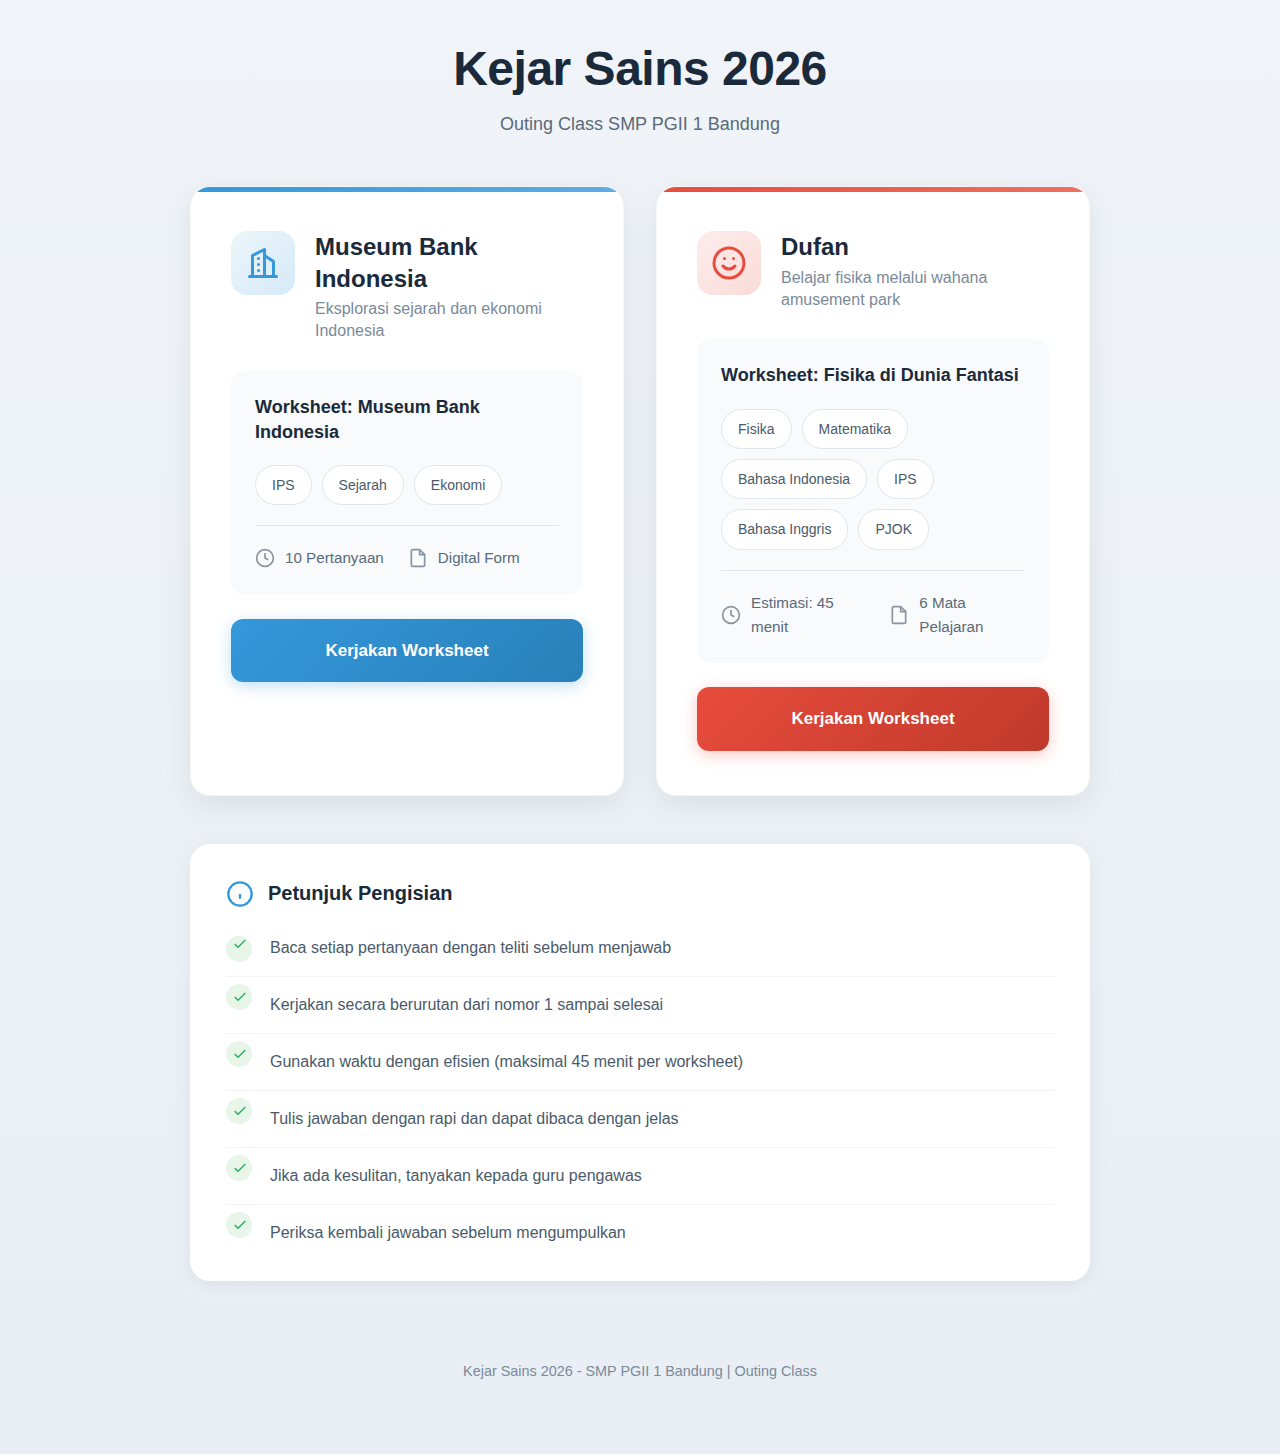
<file: index.html>
<!DOCTYPE html>
<html lang="id">
<head>
    <meta charset="UTF-8">
    <meta name="viewport" content="width=device-width, initial-scale=1.0">
    <title>Kejar Sains 2026 - SMP PGII 1 Bandung - Worksheet Collection</title>
    <style>
        /* ========================================
           MOBILE-FIRST BASE STYLES
           ======================================== */
        * {
            margin: 0;
            padding: 0;
            box-sizing: border-box;
        }

        html {
            font-size: 16px;
            -webkit-text-size-adjust: 100%;
        }

        body {
            font-family: -apple-system, BlinkMacSystemFont, 'Segoe UI', Roboto, 'Helvetica Neue', Arial, sans-serif;
            background: linear-gradient(180deg, #f0f4f8 0%, #e8eef4 100%);
            min-height: 100vh;
            padding: 20px 16px;
            line-height: 1.6;
            color: #2c3e50;
            -webkit-font-smoothing: antialiased;
            -moz-osx-font-smoothing: grayscale;
        }

        .container {
            max-width: 900px;
            margin: 0 auto;
        }

        /* ========================================
           HEADER - MOBILE
           ======================================== */
        header {
            text-align: center;
            margin-bottom: 28px;
            padding: 0 8px;
        }

        .logo {
            font-size: 2rem;
            font-weight: 800;
            color: #1a2a3a;
            margin-bottom: 8px;
            letter-spacing: -0.5px;
            line-height: 1.2;
        }

        .subtitle {
            font-size: 0.95rem;
            color: #5a6a7a;
            font-weight: 400;
        }

        /* ========================================
           CARDS - MOBILE STACKED
           ======================================== */
        .worksheet-grid {
            display: flex;
            flex-direction: column;
            gap: 20px;
            margin-bottom: 32px;
        }

        .location-card {
            background: white;
            border-radius: 16px;
            padding: 24px 20px;
            box-shadow: 0 4px 20px rgba(0, 0, 0, 0.06);
            transition: all 0.25s ease;
            position: relative;
            overflow: hidden;
            border: 1px solid rgba(0, 0, 0, 0.04);
            text-decoration: none;
        }

        .location-card:active {
            transform: scale(0.98);
        }

        .location-card::before {
            content: '';
            position: absolute;
            top: 0;
            left: 0;
            right: 0;
            height: 4px;
        }

        .museum-bi::before {
            background: linear-gradient(90deg, #3498db, #5dade2);
        }

        .dufan::before {
            background: linear-gradient(90deg, #e74c3c, #ec7063);
        }

        /* ========================================
           CARD HEADER - MOBILE
           ======================================== */
        .location-header {
            display: flex;
            align-items: flex-start;
            gap: 16px;
            margin-bottom: 20px;
        }

        .location-icon {
            width: 56px;
            height: 56px;
            border-radius: 12px;
            display: flex;
            align-items: center;
            justify-content: center;
            flex-shrink: 0;
        }

        .museum-bi .location-icon {
            background: linear-gradient(135deg, #ebf5fb, #d6eaf8);
        }

        .dufan .location-icon {
            background: linear-gradient(135deg, #fdedec, #fadbd8);
        }

        .location-icon svg {
            width: 32px;
            height: 32px;
        }

        .location-title {
            flex: 1;
            min-width: 0;
        }

        .location-name {
            font-size: 1.25rem;
            font-weight: 700;
            color: #1a2a3a;
            margin-bottom: 4px;
            line-height: 1.3;
            text-decoration: none;
        }

        .location-desc {
            font-size: 0.875rem;
            color: #7a8a9a;
            line-height: 1.4;
            text-decoration: none;
        }

        /* ========================================
           WORKSHOP INFO - MOBILE
           ======================================== */
        .worksheet-info {
            background: #f8fafc;
            border-radius: 12px;
            padding: 20px;
            margin-bottom: 20px;
        }

        .worksheet-title {
            font-size: 1rem;
            font-weight: 600;
            color: #1a2a3a;
            margin-bottom: 16px;
            line-height: 1.4;
            text-decoration: none;
        }

        .subject-tags {
            display: flex;
            flex-wrap: wrap;
            gap: 8px;
            margin-bottom: 16px;
        }

        .subject-tag {
            background: white;
            border: 1.5px solid #e0e6ed;
            border-radius: 20px;
            padding: 6px 14px;
            font-size: 0.8rem;
            font-weight: 500;
            color: #4a5a6a;
            transition: all 0.2s ease;
        }

        .subject-tag:active {
            background: #f0f4f8;
            border-color: #c0c6d0;
        }

        .worksheet-meta {
            display: flex;
            flex-direction: column;
            gap: 12px;
            padding-top: 16px;
            border-top: 1px solid #e0e6ed;
        }

        .meta-item {
            display: flex;
            align-items: center;
            gap: 10px;
            font-size: 0.875rem;
            color: #5a6a7a;
        }

        .meta-item svg {
            width: 18px;
            height: 18px;
            opacity: 0.7;
            flex-shrink: 0;
        }

        /* ========================================
           BUTTON - MOBILE (48px touch target)
           ======================================== */
        .btn-worksheet {
            display: block;
            width: 100%;
            padding: 16px 24px;
            border: none;
            border-radius: 12px;
            font-size: 1rem;
            font-weight: 600;
            cursor: pointer;
            transition: all 0.2s ease;
            text-align: center;
            text-decoration: none;
            -webkit-tap-highlight-color: transparent;
            touch-action: manipulation;
            min-height: 52px;
            display: flex;
            align-items: center;
            justify-content: center;
        }

        .museum-bi .btn-worksheet {
            background: linear-gradient(135deg, #3498db 0%, #2980b9 100%);
            color: white;
            box-shadow: 0 4px 15px rgba(52, 152, 219, 0.3);
        }

        .museum-bi .btn-worksheet:active {
            background: linear-gradient(135deg, #2980b9 0%, #2471a3 100%);
            box-shadow: 0 2px 8px rgba(52, 152, 219, 0.3);
            transform: scale(0.98);
        }

        .dufan .btn-worksheet {
            background: linear-gradient(135deg, #e74c3c 0%, #c0392b 100%);
            color: white;
            box-shadow: 0 4px 15px rgba(231, 76, 60, 0.3);
        }

        .dufan .btn-worksheet:active {
            background: linear-gradient(135deg, #c0392b 0%, #a93226 100%);
            box-shadow: 0 2px 8px rgba(231, 76, 60, 0.3);
            transform: scale(0.98);
        }

        /* ========================================
           INSTRUCTIONS - MOBILE
           ======================================== */
        .instructions {
            background: white;
            border-radius: 16px;
            padding: 24px 20px;
            box-shadow: 0 4px 20px rgba(0, 0, 0, 0.06);
            margin-top: 8px;
        }

        .instructions h2 {
            font-size: 1.125rem;
            color: #1a2a3a;
            margin-bottom: 20px;
            display: flex;
            align-items: flex-start;
            gap: 12px;
            line-height: 1.3;
        }

        .instructions h2 svg {
            width: 24px;
            height: 24px;
            color: #3498db;
            flex-shrink: 0;
            margin-top: 2px;
        }

        .instructions-list {
            list-style: none;
        }

        .instructions-list li {
            padding: 14px 0;
            padding-left: 36px;
            position: relative;
            color: #4a5a6a;
            font-size: 0.9rem;
            line-height: 1.5;
            border-bottom: 1px solid #f0f4f8;
        }

        .instructions-list li:last-child {
            border-bottom: none;
            padding-bottom: 0;
        }

        .instructions-list li:first-child {
            padding-top: 0;
        }

        .instructions-list li::before {
            content: '';
            position: absolute;
            left: 0;
            top: 18px;
            transform: translateY(-50%);
            width: 22px;
            height: 22px;
            background: #e8f5e9;
            border-radius: 50%;
        }

        .instructions-list li:first-child::before {
            top: 0;
            transform: none;
        }

        .instructions-list li svg {
            position: absolute;
            left: 4px;
            top: 18px;
            transform: translateY(-50%);
            width: 14px;
            height: 14px;
            color: #27ae60;
        }

        .instructions-list li:first-child svg {
            top: 0;
            transform: none;
        }

        /* ========================================
           FOOTER - MOBILE
           ======================================== */
        footer {
            text-align: center;
            margin-top: 32px;
            padding: 24px 16px;
            color: #7a8a9a;
            font-size: 0.85rem;
            line-height: 1.5;
        }

        /* Remove underline from anchor tags */
        .worksheet-grid a {
            text-decoration: none;
            color: inherit;
        }

        .worksheet-grid a:hover {
            text-decoration: none;
        }

        /* ========================================
           DESKTOP STYLES (min-width: 768px)
           ======================================== */
        @media (min-width: 768px) {
            body {
                padding: 40px 32px;
            }

            header {
                margin-bottom: 48px;
                padding: 0;
            }

            .logo {
                font-size: 2.75rem;
                margin-bottom: 12px;
            }

            .subtitle {
                font-size: 1.125rem;
            }

            .worksheet-grid {
                flex-direction: row;
                gap: 28px;
                margin-bottom: 48px;
            }

            .location-card {
                flex: 1;
                padding: 36px 32px;
                border-radius: 20px;
                box-shadow: 0 8px 30px rgba(0, 0, 0, 0.08);
            }

            .location-card:hover {
                transform: translateY(-6px);
                box-shadow: 0 16px 40px rgba(0, 0, 0, 0.12);
            }

            .location-card::before {
                height: 5px;
            }

            .location-header {
                gap: 20px;
                margin-bottom: 28px;
            }

            .location-icon {
                width: 64px;
                height: 64px;
                border-radius: 16px;
            }

            .location-icon svg {
                width: 36px;
                height: 36px;
            }

            .location-name {
                font-size: 1.5rem;
            }

            .location-desc {
                font-size: 1rem;
            }

            .worksheet-info {
                padding: 24px;
                border-radius: 14px;
                margin-bottom: 24px;
            }

            .worksheet-title {
                font-size: 1.125rem;
                margin-bottom: 20px;
            }

            .subject-tags {
                gap: 10px;
                margin-bottom: 20px;
            }

            .subject-tag {
                padding: 8px 16px;
                font-size: 0.875rem;
            }

            .subject-tag:hover {
                border-color: #3498db;
                color: #3498db;
            }

            .dufan .subject-tag:hover {
                border-color: #e74c3c;
                color: #e74c3c;
            }

            .worksheet-meta {
                flex-direction: row;
                gap: 24px;
                padding-top: 20px;
            }

            .meta-item {
                font-size: 0.95rem;
            }

            .meta-item svg {
                width: 20px;
                height: 20px;
            }

            .btn-worksheet {
                padding: 18px 32px;
                font-size: 1.0625rem;
                min-height: 56px;
            }

            .btn-worksheet:hover {
                transform: translateY(-2px);
            }

            .instructions {
                padding: 36px;
                border-radius: 20px;
                margin-top: 16px;
            }

            .instructions h2 {
                font-size: 1.25rem;
                margin-bottom: 28px;
                gap: 14px;
            }

            .instructions h2 svg {
                width: 28px;
                height: 28px;
                margin-top: 0;
            }

            .instructions-list li {
                padding: 16px 0;
                padding-left: 44px;
                font-size: 1rem;
            }

            .instructions-list li::before {
                width: 26px;
                height: 26px;
                top: 20px;
            }

            .instructions-list li svg {
                left: 6px;
                top: 20px;
                width: 16px;
                height: 16px;
            }

            footer {
                margin-top: 48px;
                padding: 32px;
                font-size: 0.9rem;
            }
        }

        /* ========================================
           LARGE DESKTOP (min-width: 1024px)
           ======================================== */
        @media (min-width: 1024px) {
            .logo {
                font-size: 3rem;
            }

            .worksheet-grid {
                gap: 32px;
            }

            .location-card {
                padding: 44px 40px;
            }
        }

        /* ========================================
           ACCESSIBILITY & DARK MODE SUPPORT
           ======================================== */
        @media (prefers-color-scheme: dark) {
            body {
                background: linear-gradient(180deg, #1a2a3a 0%, #2c3e50 100%);
                color: #ecf0f1;
            }

            .location-card {
                background: #2c3e50;
                border-color: rgba(255, 255, 255, 0.1);
            }

            .worksheet-info {
                background: #1a2a3a;
            }

            .instructions {
                background: #2c3e50;
            }

            .logo, .location-name, .worksheet-title, .instructions h2 {
                color: #ecf0f1;
            }

            .location-desc, .subtitle, .meta-item, footer, .instructions-list li {
                color: #bdc3c7;
            }

            .subject-tag {
                background: #1a2a3a;
                border-color: #4a5a6a;
                color: #bdc3c7;
            }

            .worksheet-meta {
                border-top-color: #4a5a6a;
            }
        }

        /* Reduced motion */
        @media (prefers-reduced-motion: reduce) {
            * {
                transition: none !important;
                animation: none !important;
            }
        }

        /* High contrast mode */
        @media (prefers-contrast: high) {
            .location-card {
                border: 2px solid #2c3e50;
            }

            .btn-worksheet {
                border: 2px solid transparent;
            }
        }
    </style>
</head>
<body>
    <div class="container">
        <header>
            <h1 class="logo">Kejar Sains 2026</h1>
            <p class="subtitle">Outing Class SMP PGII 1 Bandung</p>
        </header>

        <div class="worksheet-grid">
            <!-- Museum BI Card -->
            <a href="worksheet-museum-bi.html" class="location-card museum-bi">
                <div class="location-header">
                    <div class="location-icon">
                        <svg viewBox="0 0 24 24" fill="none" stroke="#3498db" stroke-width="2" stroke-linecap="round" stroke-linejoin="round" aria-hidden="true">
                            <path d="M3 21h18M5 21V7l8-4v18M19 21V11l-6-4M9 9h.01M9 13h.01M9 17h.01"/>
                        </svg>
                    </div>
                    <div class="location-title">
                        <h2 class="location-name">Museum Bank Indonesia</h2>
                        <p class="location-desc">Eksplorasi sejarah dan ekonomi Indonesia</p>
                    </div>
                </div>

                <div class="worksheet-info">
                    <h3 class="worksheet-title">Worksheet: Museum Bank Indonesia</h3>
                    
                    <div class="subject-tags" role="list" aria-label="Mata pelajaran">
                        <span class="subject-tag" role="listitem">IPS</span>
                        <span class="subject-tag" role="listitem">Sejarah</span>
                        <span class="subject-tag" role="listitem">Ekonomi</span>
                    </div>

                    <div class="worksheet-meta">
                        <div class="meta-item">
                            <svg viewBox="0 0 24 24" fill="none" stroke="currentColor" stroke-width="2" aria-hidden="true">
                                <circle cx="12" cy="12" r="10"/>
                                <polyline points="12 6 12 12 16 14"/>
                            </svg>
                            <span>10 Pertanyaan</span>
                        </div>
                        <div class="meta-item">
                            <svg viewBox="0 0 24 24" fill="none" stroke="currentColor" stroke-width="2" aria-hidden="true">
                                <path d="M14 2H6a2 2 0 0 0-2 2v16a2 2 0 0 0 2 2h12a2 2 0 0 0 2-2V8z"/>
                                <polyline points="14 2 14 8 20 8"/>
                            </svg>
                            <span>Digital Form</span>
                        </div>
                    </div>
                </div>

                <span class="btn-worksheet">
                    Kerjakan Worksheet
                </span>
            </a>

            <!-- Dufan Card -->
            <a href="worksheet-dufan.html" class="location-card dufan">
                <div class="location-header">
                    <div class="location-icon">
                        <svg viewBox="0 0 24 24" fill="none" stroke="#e74c3c" stroke-width="2" stroke-linecap="round" stroke-linejoin="round" aria-hidden="true">
                            <circle cx="12" cy="12" r="10"/>
                            <path d="M8 14s1.5 2 4 2 4-2 4-2M9 9h.01M15 9h.01"/>
                        </svg>
                    </div>
                    <div class="location-title">
                        <h2 class="location-name">Dufan</h2>
                        <p class="location-desc">Belajar fisika melalui wahana amusement park</p>
                    </div>
                </div>

                <div class="worksheet-info">
                    <h3 class="worksheet-title">Worksheet: Fisika di Dunia Fantasi</h3>
                    
                    <div class="subject-tags" role="list" aria-label="Mata pelajaran">
                        <span class="subject-tag" role="listitem">Fisika</span>
                        <span class="subject-tag" role="listitem">Matematika</span>
                        <span class="subject-tag" role="listitem">Bahasa Indonesia</span>
                        <span class="subject-tag" role="listitem">IPS</span>
                        <span class="subject-tag" role="listitem">Bahasa Inggris</span>
                        <span class="subject-tag" role="listitem">PJOK</span>
                    </div>

                    <div class="worksheet-meta">
                        <div class="meta-item">
                            <svg viewBox="0 0 24 24" fill="none" stroke="currentColor" stroke-width="2" aria-hidden="true">
                                <circle cx="12" cy="12" r="10"/>
                                <polyline points="12 6 12 12 16 14"/>
                            </svg>
                            <span>Estimasi: 45 menit</span>
                        </div>
                        <div class="meta-item">
                            <svg viewBox="0 0 24 24" fill="none" stroke="currentColor" stroke-width="2" aria-hidden="true">
                                <path d="M14 2H6a2 2 0 0 0-2 2v16a2 2 0 0 0 2 2h12a2 2 0 0 0 2-2V8z"/>
                                <polyline points="14 2 14 8 20 8"/>
                            </svg>
                            <span>6 Mata Pelajaran</span>
                        </div>
                    </div>
                </div>

                <span class="btn-worksheet">
                    Kerjakan Worksheet
                </span>
            </a>
        </div>

        <!-- Instructions Section -->
        <section class="instructions" aria-labelledby="instructions-title">
            <h2 id="instructions-title">
                <svg viewBox="0 0 24 24" fill="none" stroke="currentColor" stroke-width="2" aria-hidden="true">
                    <circle cx="12" cy="12" r="10"/>
                    <line x1="12" y1="16" x2="12" y2="12"/>
                    <line x1="12" y1="8" x2="12.01" y2="8"/>
                </svg>
                Petunjuk Pengisian
            </h2>
            <ol class="instructions-list">
                <li>
                    <svg viewBox="0 0 24 24" fill="none" stroke="currentColor" stroke-width="2" aria-hidden="true">
                        <polyline points="20 6 9 17 4 12"/>
                    </svg>
                    Baca setiap pertanyaan dengan teliti sebelum menjawab
                </li>
                <li>
                    <svg viewBox="0 0 24 24" fill="none" stroke="currentColor" stroke-width="2" aria-hidden="true">
                        <polyline points="20 6 9 17 4 12"/>
                    </svg>
                    Kerjakan secara berurutan dari nomor 1 sampai selesai
                </li>
                <li>
                    <svg viewBox="0 0 24 24" fill="none" stroke="currentColor" stroke-width="2" aria-hidden="true">
                        <polyline points="20 6 9 17 4 12"/>
                    </svg>
                    Gunakan waktu dengan efisien (maksimal 45 menit per worksheet)
                </li>
                <li>
                    <svg viewBox="0 0 24 24" fill="none" stroke="currentColor" stroke-width="2" aria-hidden="true">
                        <polyline points="20 6 9 17 4 12"/>
                    </svg>
                    Tulis jawaban dengan rapi dan dapat dibaca dengan jelas
                </li>
                <li>
                    <svg viewBox="0 0 24 24" fill="none" stroke="currentColor" stroke-width="2" aria-hidden="true">
                        <polyline points="20 6 9 17 4 12"/>
                    </svg>
                    Jika ada kesulitan, tanyakan kepada guru pengawas
                </li>
                <li>
                    <svg viewBox="0 0 24 24" fill="none" stroke="currentColor" stroke-width="2" aria-hidden="true">
                        <polyline points="20 6 9 17 4 12"/>
                    </svg>
                    Periksa kembali jawaban sebelum mengumpulkan
                </li>
            </ol>
        </section>

        <footer>
            <p>Kejar Sains 2026 - SMP PGII 1 Bandung | Outing Class</p>
        </footer>
    </div>
</body>
</html>
</file>
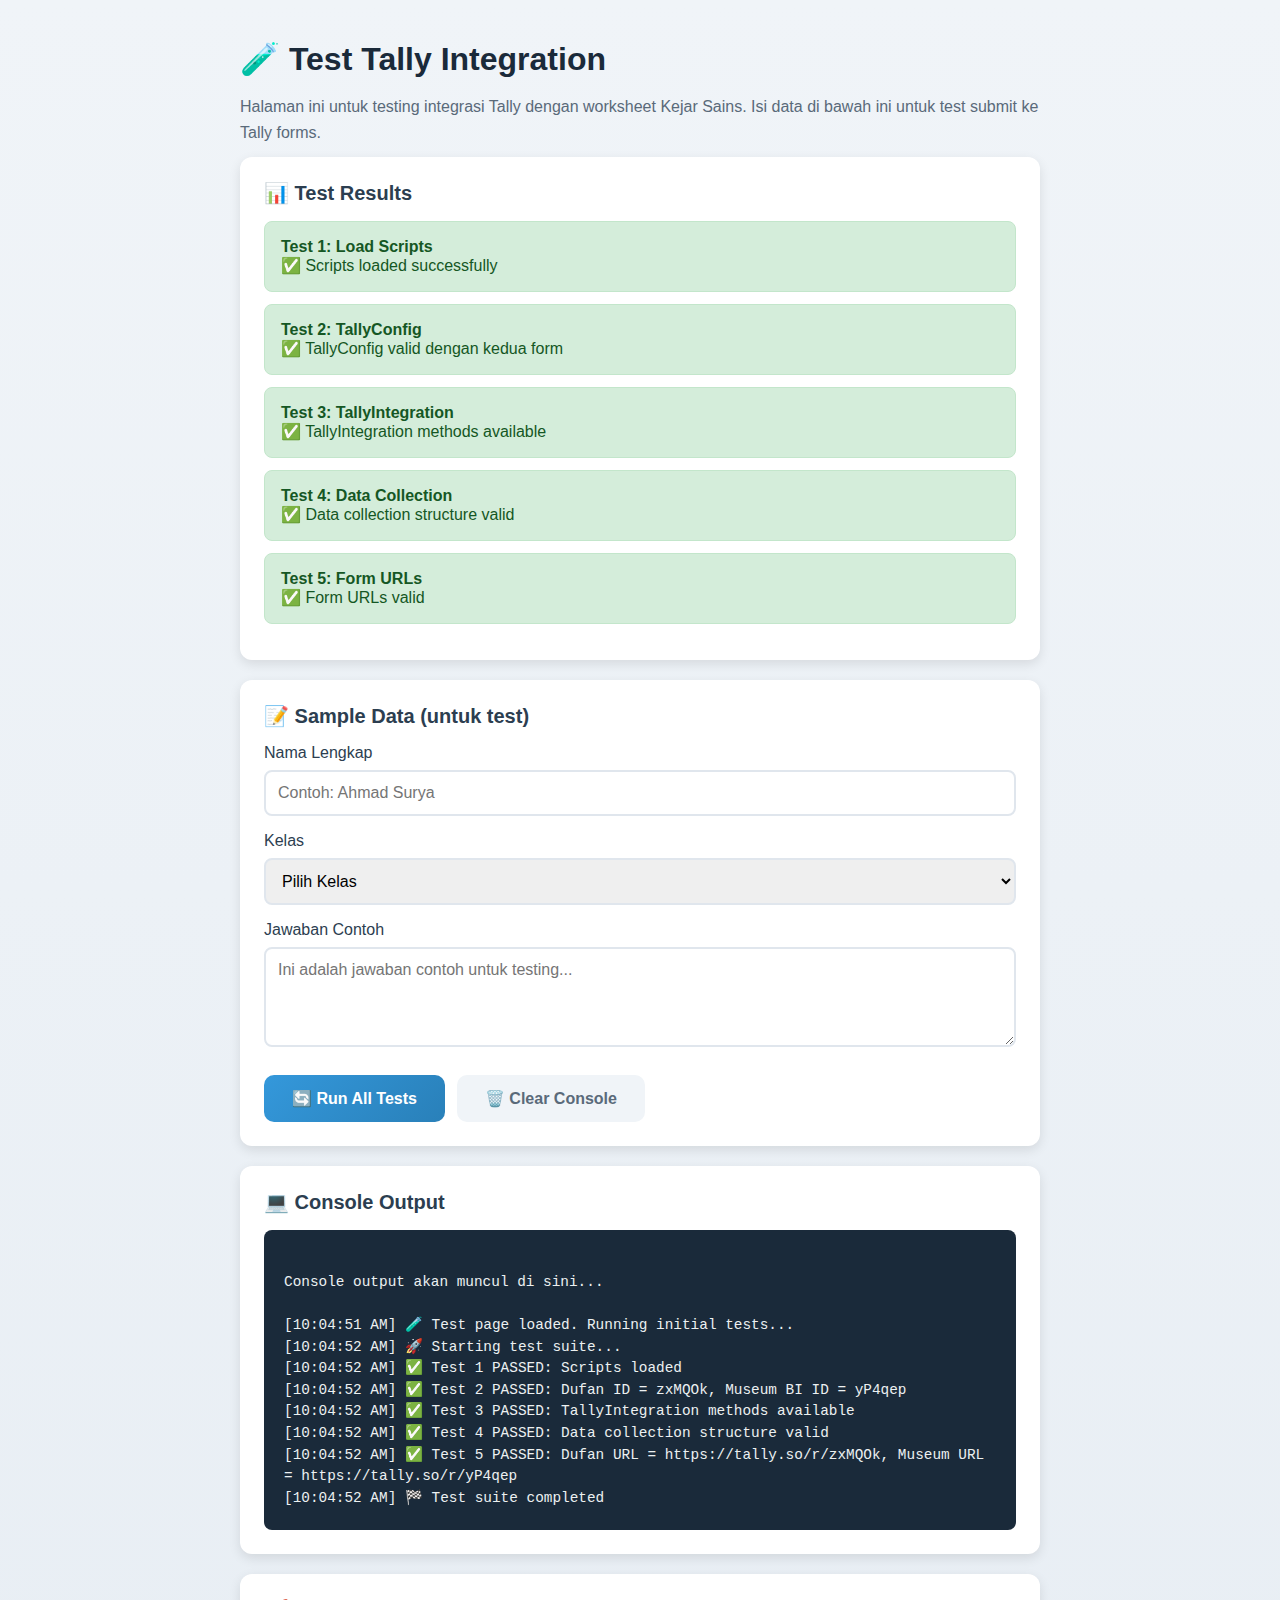
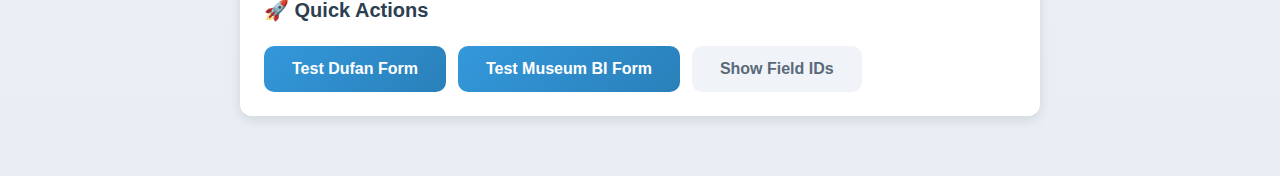
<file: test-integration.html>
<!DOCTYPE html>
<html lang="id">
<head>
    <meta charset="UTF-8">
    <meta name="viewport" content="width=device-width, initial-scale=1.0">
    <title>Test Tally Integration - Kejar Sains</title>
    <style>
        * {
            margin: 0;
            padding: 0;
            box-sizing: border-box;
        }
        
        body {
            font-family: -apple-system, BlinkMacSystemFont, 'Segoe UI', Roboto, sans-serif;
            background: linear-gradient(180deg, #f0f4f8 0%, #e8eef4 100%);
            min-height: 100vh;
            padding: 40px 20px;
        }
        
        .container {
            max-width: 800px;
            margin: 0 auto;
        }
        
        h1 {
            color: #1a2a3a;
            margin-bottom: 16px;
        }
        
        .test-section {
            background: white;
            border-radius: 12px;
            padding: 24px;
            margin-bottom: 20px;
            box-shadow: 0 4px 12px rgba(0, 0, 0, 0.1);
        }
        
        .test-section h2 {
            color: #2c3e50;
            margin-bottom: 16px;
            font-size: 1.25rem;
        }
        
        .test-result {
            padding: 16px;
            border-radius: 8px;
            margin-bottom: 12px;
        }
        
        .test-result.success {
            background: #d4edda;
            color: #155724;
            border: 1px solid #c3e6cb;
        }
        
        .test-result.error {
            background: #f8d7da;
            color: #721c24;
            border: 1px solid #f5c6cb;
        }
        
        .test-result.pending {
            background: #fff3cd;
            color: #856404;
            border: 1px solid #ffeeba;
        }
        
        .test-description {
            color: #5a6a7a;
            margin-bottom: 12px;
            line-height: 1.6;
        }
        
        .action-buttons {
            display: flex;
            gap: 12px;
            margin-top: 24px;
        }
        
        .btn {
            padding: 14px 28px;
            border: none;
            border-radius: 10px;
            font-size: 1rem;
            font-weight: 600;
            cursor: pointer;
            transition: all 0.2s;
        }
        
        .btn-primary {
            background: linear-gradient(135deg, #3498db 0%, #2980b9 100%);
            color: white;
        }
        
        .btn-secondary {
            background: #f0f4f8;
            color: #5a6a7a;
        }
        
        .btn:hover {
            transform: translateY(-2px);
            box-shadow: 0 4px 12px rgba(0, 0, 0, 0.15);
        }
        
        .console-output {
            background: #1a2a3a;
            color: #ecf0f1;
            padding: 20px;
            border-radius: 8px;
            font-family: 'Monaco', 'Menlo', monospace;
            font-size: 0.9rem;
            max-height: 300px;
            overflow-y: auto;
            white-space: pre-wrap;
            line-height: 1.5;
        }
        
        .form-group {
            margin-bottom: 16px;
        }
        
        .form-group label {
            display: block;
            margin-bottom: 8px;
            font-weight: 500;
            color: #2c3e50;
        }
        
        .form-group input,
        .form-group textarea,
        .form-group select {
            width: 100%;
            padding: 12px;
            border: 2px solid #e0e6ed;
            border-radius: 8px;
            font-size: 1rem;
            font-family: inherit;
        }
        
        .form-group textarea {
            min-height: 100px;
            resize: vertical;
        }
        
        .form-group input:focus,
        .form-group textarea:focus,
        .form-group select:focus {
            outline: none;
            border-color: #3498db;
        }
    </style>
</head>
<body>
    <div class="container">
        <h1>🧪 Test Tally Integration</h1>
        <p class="test-description">
            Halaman ini untuk testing integrasi Tally dengan worksheet Kejar Sains.
            Isi data di bawah ini untuk test submit ke Tally forms.
        </p>
        
        <!-- Test Results Section -->
        <div class="test-section">
            <h2>📊 Test Results</h2>
            
            <div id="test-results">
                <div class="test-result pending" id="test-1">
                    <strong>Test 1: Load Scripts</strong>
                    <p>Menunggu test...</p>
                </div>
                
                <div class="test-result pending" id="test-2">
                    <strong>Test 2: TallyConfig</strong>
                    <p>Menunggu test...</p>
                </div>
                
                <div class="test-result pending" id="test-3">
                    <strong>Test 3: TallyIntegration</strong>
                    <p>Menunggu test...</p>
                </div>
                
                <div class="test-result pending" id="test-4">
                    <strong>Test 4: Data Collection</strong>
                    <p>Menunggu test...</p>
                </div>
                
                <div class="test-result pending" id="test-5">
                    <strong>Test 5: Form URLs</strong>
                    <p>Menunggu test...</p>
                </div>
            </div>
        </div>
        
        <!-- Sample Data Section -->
        <div class="test-section">
            <h2>📝 Sample Data (untuk test)</h2>
            
            <form id="test-form">
                <div class="form-group">
                    <label for="test-name">Nama Lengkap</label>
                    <input type="text" id="test-name" placeholder="Contoh: Ahmad Surya">
                </div>
                
                <div class="form-group">
                    <label for="test-class">Kelas</label>
                    <select id="test-class">
                        <option value="">Pilih Kelas</option>
                        <option value="7-A">7-A</option>
                        <option value="7-B">7-B</option>
                        <option value="7-C">7-C</option>
                    </select>
                </div>
                
                <div class="form-group">
                    <label for="test-answer">Jawaban Contoh</label>
                    <textarea id="test-answer" placeholder="Ini adalah jawaban contoh untuk testing..."></textarea>
                </div>
            </form>
            
            <div class="action-buttons">
                <button class="btn btn-primary" onclick="runTests()">🔄 Run All Tests</button>
                <button class="btn btn-secondary" onclick="clearConsole()">🗑️ Clear Console</button>
            </div>
        </div>
        
        <!-- Console Output Section -->
        <div class="test-section">
            <h2>💻 Console Output</h2>
            <div class="console-output" id="console-output">
Console output akan muncul di sini...
            </div>
        </div>
        
        <!-- Quick Actions Section -->
        <div class="test-section">
            <h2>🚀 Quick Actions</h2>
            
            <div class="action-buttons">
                <button class="btn btn-primary" onclick="testDufan()">Test Dufan Form</button>
                <button class="btn btn-primary" onclick="testMuseum()">Test Museum BI Form</button>
                <button class="btn btn-secondary" onclick="showFieldIds()">Show Field IDs</button>
            </div>
        </div>
    </div>
    
    <!-- Load Tally Integration -->
    <script src="js/tally-config.js"></script>
    <script src="js/tally-integration.js"></script>
    
    <script>
        // Console output helper
        const consoleOutput = document.getElementById('console-output');
        
        function log(message) {
            const timestamp = new Date().toLocaleTimeString();
            const logMessage = `[${timestamp}] ${message}`;
            consoleOutput.textContent += '\n' + logMessage;
            consoleOutput.scrollTop = consoleOutput.scrollHeight;
            console.log(message);
        }
        
        function clearConsole() {
            consoleOutput.textContent = 'Console cleared. Ready for new tests...';
        }
        
        function updateTest(testId, success, message) {
            const testElement = document.getElementById(testId);
            testElement.className = `test-result ${success ? 'success' : 'error'}`;
            testElement.querySelector('p').textContent = message;
        }
        
        // Test functions
        function runTests() {
            log('🚀 Starting test suite...');
            
            // Test 1: Load Scripts
            try {
                const tallyConfigLoaded = typeof window.TallyConfig !== 'undefined';
                const tallyIntegrationLoaded = typeof window.TallyIntegration !== 'undefined';
                
                if (tallyConfigLoaded && tallyIntegrationLoaded) {
                    updateTest('test-1', true, '✅ Scripts loaded successfully');
                    log('✅ Test 1 PASSED: Scripts loaded');
                } else {
                    updateTest('test-1', false, '❌ Scripts not loaded');
                    log('❌ Test 1 FAILED: Scripts not loaded');
                }
            } catch (error) {
                updateTest('test-1', false, `❌ Error: ${error.message}`);
                log(`❌ Test 1 FAILED: ${error.message}`);
            }
            
            // Test 2: TallyConfig
            try {
                if (window.TallyConfig && window.TallyConfig.forms) {
                    const hasDufan = window.TallyConfig.forms.dufan;
                    const hasMuseumBI = window.TallyConfig.forms.museumBI;
                    
                    if (hasDufan && hasMuseumBI) {
                        updateTest('test-2', true, '✅ TallyConfig valid dengan kedua form');
                        log(`✅ Test 2 PASSED: Dufan ID = ${hasDufan.id}, Museum BI ID = ${hasMuseumBI.id}`);
                    } else {
                        updateTest('test-2', false, '❌ Form configuration incomplete');
                        log('❌ Test 2 FAILED: Form configuration incomplete');
                    }
                } else {
                    updateTest('test-2', false, '❌ TallyConfig invalid');
                    log('❌ Test 2 FAILED: TallyConfig invalid');
                }
            } catch (error) {
                updateTest('test-2', false, `❌ Error: ${error.message}`);
                log(`❌ Test 2 FAILED: ${error.message}`);
            }
            
            // Test 3: TallyIntegration
            try {
                if (window.TallyIntegration) {
                    const hasInit = typeof window.TallyIntegration.init === 'function';
                    const hasStart = typeof window.TallyIntegration.startSubmission === 'function';
                    
                    if (hasInit && hasStart) {
                        updateTest('test-3', true, '✅ TallyIntegration methods available');
                        log('✅ Test 3 PASSED: TallyIntegration methods available');
                    } else {
                        updateTest('test-3', false, '❌ Missing required methods');
                        log('❌ Test 3 FAILED: Missing required methods');
                    }
                } else {
                    updateTest('test-3', false, '❌ TallyIntegration not found');
                    log('❌ Test 3 FAILED: TallyIntegration not found');
                }
            } catch (error) {
                updateTest('test-3', false, `❌ Error: ${error.message}`);
                log(`❌ Test 3 FAILED: ${error.message}`);
            }
            
            // Test 4: Data Collection
            try {
                if (window.TallyIntegration) {
                    // Test data collection functionality
                    const testData = {
                        worksheetType: 'dufan',
                        studentInfo: { name: 'Test Student', class: '7-A' },
                        sections: {
                            fisika: [
                                { number: 1, answer: 'Test answer 1', isEmpty: false },
                                { number: 2, answer: 'Test answer 2', isEmpty: false }
                            ]
                        }
                    };
                    
                    // Validate test data
                    const isValid = testData.studentInfo?.name && testData.studentInfo?.class;
                    
                    if (isValid) {
                        updateTest('test-4', true, '✅ Data collection structure valid');
                        log('✅ Test 4 PASSED: Data collection structure valid');
                    } else {
                        updateTest('test-4', false, '❌ Invalid data structure');
                        log('❌ Test 4 FAILED: Invalid data structure');
                    }
                } else {
                    updateTest('test-4', false, '❌ TallyIntegration not available');
                    log('❌ Test 4 FAILED: TallyIntegration not available');
                }
            } catch (error) {
                updateTest('test-4', false, `❌ Error: ${error.message}`);
                log(`❌ Test 4 FAILED: ${error.message}`);
            }
            
            // Test 5: Form URLs
            try {
                const dufanUrl = window.TallyConfig?.forms?.dufan?.url;
                const museumUrl = window.TallyConfig?.forms?.museumBI?.url;
                
                const dufanValid = dufanUrl && dufanUrl.includes('tally.so');
                const museumValid = museumUrl && museumUrl.includes('tally.so');
                
                if (dufanValid && museumValid) {
                    updateTest('test-5', true, '✅ Form URLs valid');
                    log(`✅ Test 5 PASSED: Dufan URL = ${dufanUrl}, Museum URL = ${museumUrl}`);
                } else {
                    updateTest('test-5', false, '❌ Invalid form URLs');
                    log(`❌ Test 5 FAILED: Dufan URL = ${dufanUrl}, Museum URL = ${museumUrl}`);
                }
            } catch (error) {
                updateTest('test-5', false, `❌ Error: ${error.message}`);
                log(`❌ Test 5 FAILED: ${error.message}`);
            }
            
            log('🏁 Test suite completed');
        }
        
        // Quick action functions
        function testDufan() {
            log('🚀 Testing Dufan form submission...');
            
            if (window.TallyIntegration) {
                // Collect sample data
                const sampleData = {
                    studentInfo: {
                        name: document.getElementById('test-name').value || 'Test Student',
                        class: document.getElementById('test-class').value || '7-A'
                    },
                    sections: {}
                };
                
                // Log data that would be submitted
                log(`📤 Data to submit:`);
                log(`   - Name: ${sampleData.studentInfo.name}`);
                log(`   - Class: ${sampleData.studentInfo.class}`);
                log(`   - Worksheet: dufan`);
                
                // Try to start submission (will open modal)
                try {
                    TallyIntegration.startSubmission('dufan');
                    log('✅ Dufan form submission initiated');
                } catch (error) {
                    log(`❌ Error: ${error.message}`);
                }
            } else {
                log('❌ TallyIntegration not available');
            }
        }
        
        function testMuseum() {
            log('🚀 Testing Museum BI form submission...');
            
            if (window.TallyIntegration) {
                const sampleData = {
                    studentInfo: {
                        name: document.getElementById('test-name').value || 'Test Student',
                        class: document.getElementById('test-class').value || '7-A'
                    },
                    sections: {}
                };
                
                log(`📤 Data to submit:`);
                log(`   - Name: ${sampleData.studentInfo.name}`);
                log(`   - Class: ${sampleData.studentInfo.class}`);
                log(`   - Worksheet: museumBI`);
                
                try {
                    TallyIntegration.startSubmission('museumBI');
                    log('✅ Museum BI form submission initiated');
                } catch (error) {
                    log(`❌ Error: ${error.message}`);
                }
            } else {
                log('❌ TallyIntegration not available');
            }
        }
        
        function showFieldIds() {
            log('📋 Field ID Information:');
            
            if (window.TallyConfig) {
                log(`Dufan Form ID: ${window.TallyConfig.forms.dufan.id}`);
                log(`Dufan Form URL: ${window.TallyConfig.forms.dufan.url}`);
                log(`Museum BI Form ID: ${window.TallyConfig.forms.museumBI.id}`);
                log(`Museum BI Form URL: ${window.TallyConfig.forms.museumBI.url}`);
                log('');
                log('Note: Field IDs will be auto-detected from Tally form.');
                log('To get field IDs: Open form in browser dev tools -> inspect input fields.');
            } else {
                log('❌ TallyConfig not available');
            }
        }
        
        // Auto-run tests on load
        document.addEventListener('DOMContentLoaded', function() {
            log('🧪 Test page loaded. Running initial tests...');
            
            setTimeout(function() {
                runTests();
            }, 500);
        });
    </script>
</body>
</html>
</file>
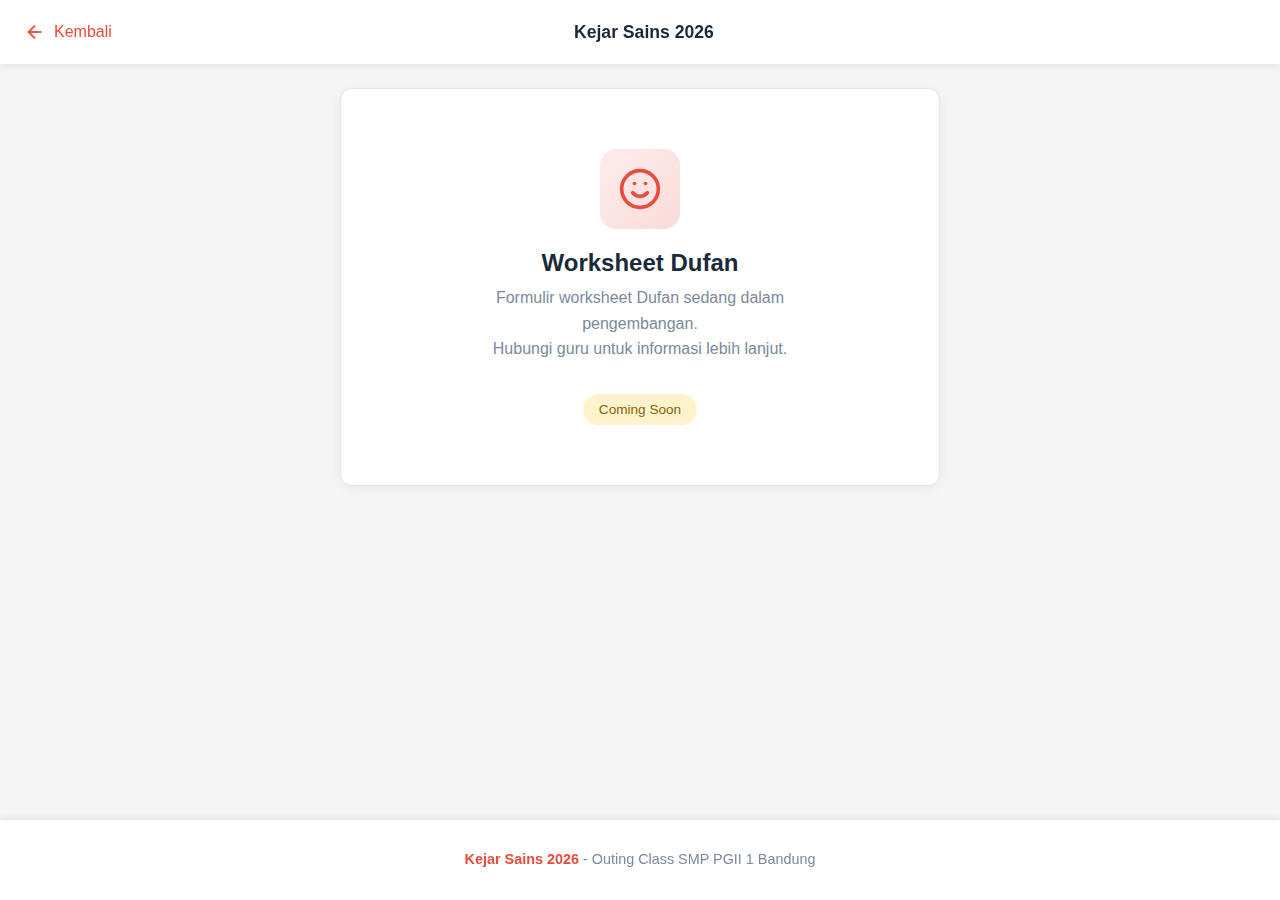
<file: worksheet-dufan.html>
<!DOCTYPE html>
<html lang="id">
<head>
    <meta charset="UTF-8">
    <meta name="viewport" content="width=device-width, initial-scale.0, maximum-scale=1.0, user-scalable=no">
    <title>Kejar Sains 2026 - SMP PGII 1 Bandung - Dufan</title>
    <style>
        /* ========================================
           APP-LIKE LAYOUT - MOBILE FIRST
           ======================================== */
        * {
            margin: 0;
            padding: 0;
            box-sizing: border-box;
        }

        html {
            font-size: 16px;
            -webkit-text-size-adjust: 100%;
        }

        body {
            font-family: -apple-system, BlinkMacSystemFont, 'Segoe UI', Roboto, 'Helvetica Neue', Arial, sans-serif;
            background: #f5f5f5;
            min-height: 100vh;
            color: #2c3e50;
            -webkit-font-smoothing: antialiased;
            -moz-osx-font-smoothing: grayscale;
        }

        /* App Container - Full Height */
        .app-container {
            display: flex;
            flex-direction: column;
            min-height: 100vh;
            max-width: 100vw;
            overflow-x: hidden;
        }

        /* ========================================
           TOP NAVIGATION - FIXED
           ======================================== */
        .top-nav {
            position: fixed;
            top: 0;
            left: 0;
            right: 0;
            height: 56px;
            background: white;
            box-shadow: 0 2px 8px rgba(0, 0, 0, 0.08);
            display: flex;
            align-items: center;
            padding: 0 16px;
            z-index: 1000;
        }

        .back-link {
            display: inline-flex;
            align-items: center;
            gap: 8px;
            color: #e74c3c;
            text-decoration: none;
            font-weight: 500;
            font-size: 0.95rem;
            padding: 8px 12px;
            margin: -8px -12px;
            border-radius: 8px;
            transition: background 0.2s ease;
            -webkit-tap-highlight-color: transparent;
        }

        .back-link:hover {
            background: #fdf2f2;
        }

        .back-link svg {
            width: 20px;
            height: 20px;
        }

        .top-nav-title {
            flex: 1;
            text-align: center;
            font-weight: 600;
            font-size: 1rem;
            color: #1a2a3a;
        }

        .top-nav-spacer {
            width: 72px;
        }

        /* ========================================
           MAIN CONTENT - SCROLLABLE
           ======================================== */
        .main-content {
            flex: 1;
            margin-top: 56px;
            margin-bottom: 72px;
            padding: 16px;
            overflow-y: auto;
            -webkit-overflow-scrolling: touch;
        }

        /* ========================================
           FORM CONTAINER
           ======================================== */
        .form-container {
            background: #ffffff;
            border-radius: 12px;
            overflow: hidden;
            box-shadow: 0 2px 12px rgba(0, 0, 0, 0.06);
            border: 1px solid #e0e6ed;
            text-align: center;
            padding: 40px 20px;
        }

        @media (prefers-color-scheme: dark) {
            .form-container {
                background: #2c3e50;
                border-color: #4a5a6a;
                box-shadow: 0 2px 12px rgba(0, 0, 0, 0.2);
            }
        }

        .form-icon {
            width: 64px;
            height: 64px;
            margin: 0 auto 16px;
            background: linear-gradient(135deg, #fdedec, #fadbd8);
            border-radius: 16px;
            display: flex;
            align-items: center;
            justify-content: center;
        }

        .form-icon svg {
            width: 36px;
            height: 36px;
            color: #e74c3c;
        }

        .form-title {
            font-size: 1.25rem;
            font-weight: 700;
            color: #1a2a3a;
            margin-bottom: 8px;
        }

        .form-desc {
            font-size: 0.95rem;
            color: #7a8a9a;
            margin-bottom: 24px;
            line-height: 1.6;
        }

        .form-status {
            display: inline-block;
            background: #fff3cd;
            color: #856404;
            padding: 8px 16px;
            border-radius: 20px;
            font-size: 0.85rem;
            font-weight: 500;
        }

        /* ========================================
           COMPLETION MESSAGE
           ======================================== */
        .completion-section {
            display: none;
            padding: 24px;
            background: #ffffff;
            border-radius: 12px;
            text-align: center;
            box-shadow: 0 2px 12px rgba(0, 0, 0, 0.06);
            border: 1px solid #e0e6ed;
        }

        .completion-icon {
            font-size: 3rem;
            margin-bottom: 16px;
        }

        .completion-title {
            color: #27ae60;
            font-size: 1.25rem;
            font-weight: 600;
            margin-bottom: 12px;
        }

        .completion-text {
            color: #5a6a7a;
            font-size: 0.95rem;
            line-height: 1.7;
        }

        @media (prefers-color-scheme: dark) {
            .completion-section {
                background: #2c3e50;
                border-color: #4a5a6a;
            }

            .completion-text {
                color: #bdc3c7;
            }
        }

        .completion-icon {
            font-size: 3rem;
            margin-bottom: 16px;
        }

        .completion-title {
            color: #27ae60;
            font-size: 1.25rem;
            font-weight: 600;
            margin-bottom: 12px;
        }

        .completion-text {
            color: #5a6a7a;
            font-size: 0.95rem;
            line-height: 1.7;
        }

        /* ========================================
           BOTTOM NAVIGATION - FIXED
           ======================================== */
        .bottom-nav {
            position: fixed;
            bottom: 0;
            left: 0;
            right: 0;
            height: 72px;
            background: white;
            box-shadow: 0 -2px 8px rgba(0, 0, 0, 0.08);
            display: flex;
            align-items: center;
            justify-content: center;
            padding: 0 16px;
            z-index: 1000;
        }

        .bottom-nav-content {
            text-align: center;
            color: #7a8a9a;
            font-size: 0.85rem;
            line-height: 1.5;
        }

        @media (prefers-color-scheme: dark) {
            .bottom-nav-content {
                color: #bdc3c7;
            }
            
            .bottom-nav-content strong {
                color: #e74c3c;
            }
        }

        .bottom-nav-content strong {
            color: #e74c3c;
            font-weight: 600;
        }

        /* ========================================
           DESKTOP STYLES (min-width: 768px)
           ======================================== */
        @media (min-width: 768px) {
            .top-nav {
                height: 64px;
                padding: 0 24px;
            }

            .back-link {
                font-size: 1rem;
                padding: 10px 16px;
                margin: -10px -16px;
            }

            .back-link svg {
                width: 22px;
                height: 22px;
            }

            .top-nav-title {
                font-size: 1.1rem;
            }

            .top-nav-spacer {
                width: 80px;
            }

            .main-content {
                margin-top: 64px;
                margin-bottom: 80px;
                padding: 24px;
            }

            .form-container {
                padding: 60px 40px;
                max-width: 600px;
                margin: 0 auto;
            }

            .form-icon {
                width: 80px;
                height: 80px;
                margin-bottom: 20px;
            }

            .form-icon svg {
                width: 44px;
                height: 44px;
            }

            .form-title {
                font-size: 1.5rem;
            }

            .form-desc {
                font-size: 1rem;
                max-width: 400px;
                margin: 0 auto 32px;
            }

            .bottom-nav {
                height: 80px;
                padding: 0 24px;
            }

            .bottom-nav-content {
                font-size: 0.9rem;
            }
        }

        /* ========================================
           ACCESSIBILITY & DARK MODE
           ======================================== */
        @media (prefers-color-scheme: dark) {
            body {
                background: #1a2a3a;
                color: #ecf0f1;
            }

            .top-nav, .bottom-nav {
                background: #2c3e50;
            }

            .top-nav-title {
                color: #ecf0f1;
            }

            .back-link:hover {
                background: #3d2a2a;
            }

            .form-container {
                background: #2c3e50;
            }

            .form-title {
                color: #ecf0f1;
            }

            .form-desc {
                color: #bdc3c7;
            }

            .form-status {
                background: rgba(255, 255, 255, 0.1);
                color: #f39c12;
            }

            .completion-section {
                background: #2c3e50;
            }

            .completion-title {
                color: #2ecc71;
            }

            .completion-text {
                color: #bdc3c7;
            }
        }

        /* Focus styles */
        .back-link:focus {
            outline: 3px solid #e74c3c;
            outline-offset: 2px;
        }

        .back-link:focus:not(:focus-visible) {
            outline: none;
        }

        .back-link:focus-visible {
            outline: 3px solid #e74c3c;
            outline-offset: 2px;
        }

        /* Reduced motion */
        @media (prefers-reduced-motion: reduce) {
            * {
                transition: none !important;
            }
        }
    </style>
</head>
<body>
    <div class="app-container">
        <!-- Top Navigation -->
        <nav class="top-nav" aria-label="Navigation utama">
            <a href="index.html" class="back-link" aria-label="Kembali ke menu utama">
                <svg viewBox="0 0 24 24" fill="none" stroke="currentColor" stroke-width="2" aria-hidden="true">
                    <line x1="19" y1="12" x2="5" y2="12"/>
                    <polyline points="12 19 5 12 12 5"/>
                </svg>
                Kembali
            </a>
            <span class="top-nav-title">Kejar Sains 2026</span>
            <span class="top-nav-spacer"></span>
        </nav>

        <!-- Main Content -->
        <main class="main-content">
            <!-- Form Tally (Placeholder - Replace with actual form ID) -->
            <div class="form-container" id="form-container">
                <div class="form-icon">
                    <svg viewBox="0 0 24 24" fill="none" stroke="currentColor" stroke-width="2" stroke-linecap="round" stroke-linejoin="round" aria-hidden="true">
                        <circle cx="12" cy="12" r="10"/>
                        <path d="M8 14s1.5 2 4 2 4-2 4-2"/>
                        <line x1="9" y1="9" x2="9.01" y2="9"/>
                        <line x1="15" y1="9" x2="15.01" y2="9"/>
                    </svg>
                </div>
                <h2 class="form-title">Worksheet Dufan</h2>
                <p class="form-desc">
                    Formulir worksheet Dufan sedang dalam pengembangan.<br>
                    Hubungi guru untuk informasi lebih lanjut.
                </p>
                <span class="form-status">Coming Soon</span>
            </div>

            <!-- Completion Message -->
            <div class="completion-section" id="completion-section">
                <div class="completion-icon">BERHASIL</div>
                <h2 class="completion-title">Jawaban Terkirim!</h2>
                <p class="completion-text">
                    Terima kasih sudah mengerjakan worksheet Dufan dengan teliti.<br><br>
                    Jawaban kamu sudah terkirim dan siap dinilai oleh guru.<br><br>
                    <strong>Selanjutnya:</strong> Screenshot halaman ini sebagai bukti dan serahkan kepada guru pengawas.
                </p>
            </div>
        </main>

        <!-- Bottom Navigation -->
        <footer class="bottom-nav" aria-label="Informasi program">
            <div class="bottom-nav-content">
                <strong>Kejar Sains 2026</strong> - Outing Class SMP PGII 1 Bandung
            </div>
        </footer>
    </div>

    <script>
        // Tally Form Handler (Untuk Dufan - Replace form ID nanti)
        document.addEventListener('DOMContentLoaded', function() {
            // Listen for Tally form submission
            window.addEventListener('message', function(event) {
                if (event.data && event.data.type === 'tally.formSubmitted') {
                    const completionSection = document.getElementById('completion-section');
                    const formContainer = document.getElementById('form-container');
                    
                    if (completionSection && formContainer) {
                        // Hide form and show completion
                        formContainer.style.display = 'none';
                        completionSection.style.display = 'block';
                        
                        // Scroll to top
                        window.scrollTo({ top: 0, behavior: 'smooth' });
                    }
                }
            });
        });
    </script>
</body>
</html>
</file>
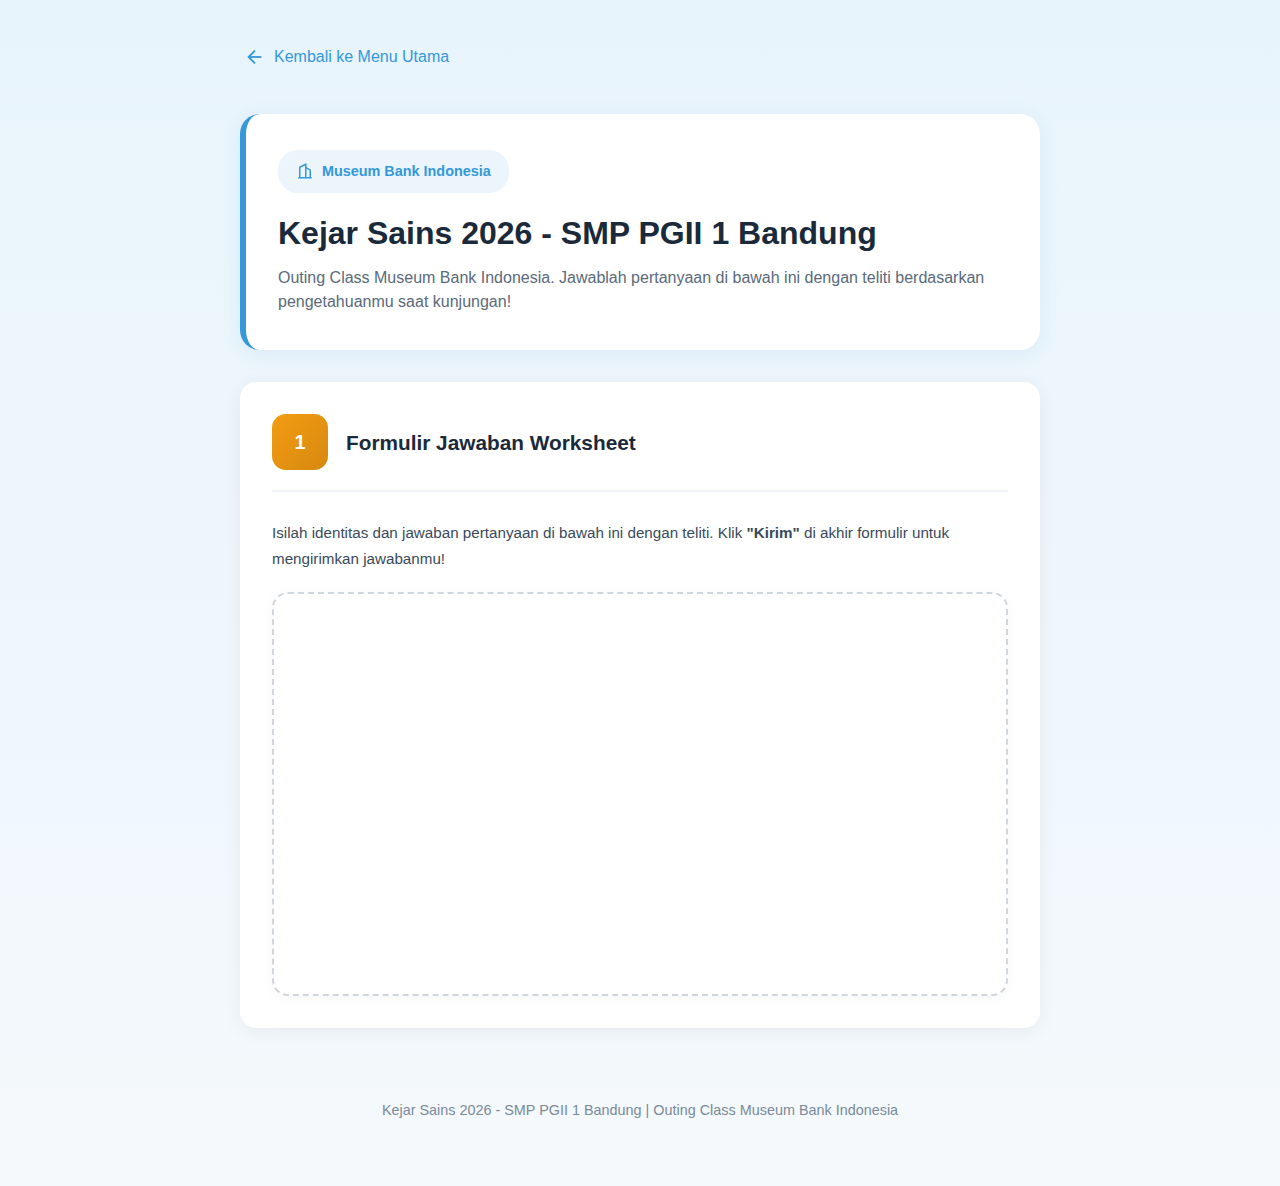
<file: worksheet-museum-bi.html>
<!DOCTYPE html>
<html lang="id">
<head>
    <meta charset="UTF-8">
    <meta name="viewport" content="width=device-width, initial-scale=1.0">
    <title>Kejar Sains 2026 - SMP PGII 1 Bandung - Museum Bank Indonesia</title>
    <style>
        /* ========================================
           MOBILE-FIRST BASE STYLES
           ======================================== */
        * {
            margin: 0;
            padding: 0;
            box-sizing: border-box;
        }

        html {
            font-size: 16px;
            -webkit-text-size-adjust: 100%;
        }

        body {
            font-family: -apple-system, BlinkMacSystemFont, 'Segoe UI', Roboto, 'Helvetica Neue', Arial, sans-serif;
            background: linear-gradient(180deg, #e8f4fc 0%, #f5f9fc 100%);
            min-height: 100vh;
            padding: 20px 16px;
            line-height: 1.6;
            color: #2c3e50;
            -webkit-font-smoothing: antialiased;
            -moz-osx-font-smoothing: grayscale;
        }

        .container {
            max-width: 750px;
            margin: 0 auto;
        }

        /* ========================================
           BACK LINK - MOBILE
           ======================================== */
        .back-link {
            display: inline-flex;
            align-items: center;
            gap: 8px;
            color: #3498db;
            text-decoration: none;
            font-weight: 500;
            font-size: 0.95rem;
            margin-bottom: 24px;
            padding: 12px 4px;
            transition: color 0.2s ease;
            -webkit-tap-highlight-color: transparent;
        }

        .back-link:hover {
            color: #2980b9;
        }

        .back-link:active {
            color: #2471a3;
        }

        .back-link svg {
            width: 20px;
            height: 20px;
            flex-shrink: 0;
        }

        /* ========================================
           HEADER - MOBILE
           ======================================== */
        .header {
            background: white;
            border-radius: 16px;
            padding: 24px 20px;
            box-shadow: 0 4px 20px rgba(52, 152, 219, 0.1);
            margin-bottom: 24px;
            border-left: 4px solid #3498db;
        }

        .location-badge {
            display: inline-flex;
            align-items: center;
            gap: 8px;
            background: #ebf5fb;
            color: #3498db;
            padding: 8px 14px;
            border-radius: 20px;
            font-size: 0.8rem;
            font-weight: 600;
            margin-bottom: 16px;
        }

        .location-badge svg {
            width: 16px;
            height: 16px;
        }

        h1 {
            font-size: 1.35rem;
            color: #1a2a3a;
            margin-bottom: 8px;
            line-height: 1.3;
            font-weight: 700;
        }

        .header-desc {
            color: #5a6a7a;
            font-size: 0.9rem;
            line-height: 1.5;
        }

        /* ========================================
           SUBJECT SECTIONS - MOBILE
           ======================================== */
        .subject-section {
            background: white;
            border-radius: 14px;
            padding: 24px 20px;
            margin-bottom: 20px;
            box-shadow: 0 2px 12px rgba(0, 0, 0, 0.04);
        }

        .subject-header {
            display: flex;
            align-items: center;
            gap: 14px;
            margin-bottom: 24px;
            padding-bottom: 16px;
            border-bottom: 2px solid #f0f4f8;
        }

        .subject-icon {
            width: 48px;
            height: 48px;
            border-radius: 12px;
            display: flex;
            align-items: center;
            justify-content: center;
            font-weight: 700;
            font-size: 1.1rem;
            color: white;
            flex-shrink: 0;
        }

        .ips { background: linear-gradient(135deg, #f39c12, #d68910); }

        .subject-title {
            font-size: 1.15rem;
            color: #1a2a3a;
            font-weight: 600;
            line-height: 1.3;
        }

        /* ========================================
             TALLY EMBED STYLES
             ======================================== */
        .tally-embed-container {
            background: white;
            border-radius: 12px;
            overflow: hidden;
            box-shadow: 0 2px 12px rgba(0, 0, 0, 0.04);
            border: 2px dashed #d0d6dd;
        }
        
        .tally-embed-container iframe {
            display: block;
            width: 100%;
            border: none;
            min-height: 400px;
        }

        /* ========================================
             COMPLETION SECTION STYLES
             ======================================== */
        .completion-icon {
            font-size: 3rem;
            margin-bottom: 16px;
        }
        
        .completion-title {
            color: #27ae60;
            margin-bottom: 12px;
        }

        /* ========================================
             FOOTER - MOBILE
             ======================================== */
        .footer {
            text-align: center;
            margin-top: 32px;
            padding: 24px 16px;
            color: #7a8a9a;
            font-size: 0.85rem;
            line-height: 1.5;
        }

        /* ========================================
           DESKTOP STYLES (min-width: 768px)
           ======================================== */
        @media (min-width: 768px) {
            body {
                padding: 32px 40px;
            }

            .back-link {
                margin-bottom: 32px;
                font-size: 1rem;
            }

            .back-link svg {
                width: 22px;
                height: 22px;
            }

            .header {
                padding: 36px 32px;
                border-radius: 20px;
                margin-bottom: 32px;
                border-left-width: 6px;
            }

            .location-badge {
                padding: 10px 18px;
                font-size: 0.9rem;
                margin-bottom: 20px;
            }

            .location-badge svg {
                width: 18px;
                height: 18px;
            }

            h1 {
                font-size: 1.75rem;
                margin-bottom: 12px;
            }

            .header-desc {
                font-size: 1rem;
            }

            .subject-section {
                padding: 32px;
                border-radius: 16px;
                margin-bottom: 24px;
                box-shadow: 0 4px 20px rgba(0, 0, 0, 0.06);
            }

            .subject-header {
                gap: 18px;
                margin-bottom: 28px;
                padding-bottom: 20px;
            }

            .subject-icon {
                width: 56px;
                height: 56px;
                border-radius: 14px;
                font-size: 1.25rem;
            }

            .subject-title {
                font-size: 1.3rem;
            }

            .tally-embed-container {
                border-radius: 16px;
            }

            .footer {
                margin-top: 40px;
                padding: 32px;
                font-size: 0.9rem;
            }
        }

        /* ========================================
             LARGE DESKTOP (min-width: 1024px)
             ======================================== */
        @media (min-width: 1024px) {
            .container {
                max-width: 800px;
            }

            h1 {
                font-size: 2rem;
            }
        }

        /* ========================================
           ACCESSIBILITY & DARK MODE SUPPORT
           ======================================== */
        @media (prefers-color-scheme: dark) {
            body {
                background: linear-gradient(180deg, #1a2a3a 0%, #2c3e50 100%);
                color: #ecf0f1;
            }

            .header, .subject-section, .submit-section {
                background: #2c3e50;
                border-color: rgba(255, 255, 255, 0.1);
            }

            h1, .subject-title {
                color: #ecf0f1;
            }

            .header-desc, .question-text, .footer {
                color: #bdc3c7;
            }

            .question-number {
                color: #5dade2;
            }

            .location-badge {
                background: #1a2a3a;
                color: #5dade2;
            }

            .essay-input {
                background: #1a2a3a;
                border-color: #4a5a6a;
                color: #ecf0f1;
            }

            .essay-input::placeholder {
                color: #7a8a9a;
            }

            .answer-space {
                background: #1a2a3a;
                border-color: #4a5a6a;
                color: #7a8a9a;
            }

            .subject-header {
                border-bottom-color: #4a5a6a;
            }
            
            .tally-embed-container {
                background: #2c3e50;
                border-color: #4a5a6a;
            }
        }

        /* Reduced motion */
        @media (prefers-reduced-motion: reduce) {
            * {
                transition: none !important;
                animation: none !important;
            }
        }

        /* High contrast mode */
        @media (prefers-contrast: high) {
            .subject-section {
                border: 2px solid #2c3e50;
            }
        }

        /* Focus styles for accessibility */
        .back-link:focus {
            outline: 3px solid #3498db;
            outline-offset: 2px;
        }

        .back-link:focus:not(:focus-visible) {
            outline: none;
        }

        .back-link:focus-visible {
            outline: 3px solid #3498db;
            outline-offset: 2px;
        }
    </style>
</head>
<body>
    <div class="container">
        <a href="index.html" class="back-link" aria-label="Kembali ke menu utama">
            <svg viewBox="0 0 24 24" fill="none" stroke="currentColor" stroke-width="2" aria-hidden="true">
                <line x1="19" y1="12" x2="5" y2="12"/>
                <polyline points="12 19 5 12 12 5"/>
            </svg>
            Kembali ke Menu Utama
        </a>

        <header class="header">
            <div class="location-badge">
                <svg viewBox="0 0 24 24" fill="none" stroke="currentColor" stroke-width="2" aria-hidden="true">
                    <path d="M3 21h18M5 21V7l8-4v18M19 21V11l-6-4"/>
                </svg>
                Museum Bank Indonesia
            </div>
            <h1>Kejar Sains 2026 - SMP PGII 1 Bandung</h1>
            <p class="header-desc">Outing Class Museum Bank Indonesia. Jawablah pertanyaan di bawah ini dengan teliti berdasarkan pengetahuanmu saat kunjungan!</p>
        </header>

        <!-- Tally Form Section -->
        <section class="subject-section" aria-labelledby="tally-form-title">
            <div class="subject-header">
                <div class="subject-icon ips" aria-hidden="true">1</div>
                <h2 id="tally-form-title" class="subject-title">Formulir Jawaban Worksheet</h2>
            </div>
            
            <p style="color: #3a4a5a; font-size: 0.95rem; line-height: 1.7; margin-bottom: 20px;">
                Isilah identitas dan jawaban pertanyaan di bawah ini dengan teliti. Klik <strong>"Kirim"</strong> di akhir formulir untuk mengirimkan jawabanmu!
            </p>
            
            <div class="tally-embed-container">
                <iframe 
                    src="https://tally.so/embed/yP4qep?align=1&dynamicHeight=1&hideTitle=1&transparentBackground=1&colorPrimary=%233498db" 
                    loading="lazy"
                    style="width: 100%; border: none;"
                    title="Formulir Jawaban Worksheet"
                    id="tally-frame-museum">
                </iframe>
            </div>
        </section>

        <!-- Completion Message (Hidden by default) -->
        <div class="submit-section" id="completion-section" style="display: none; margin-top: 24px;">
            <div style="padding: 20px;">
                <div style="font-size: 3rem; margin-bottom: 16px;">BERHASIL</div>
                <h3 style="color: #27ae60; margin-bottom: 12px;">Jawaban Terkirim!</h3>
                <p style="color: #5a6a7a; line-height: 1.7;">
                    Terima kasih sudah mengerjakan worksheet Museum Bank Indonesia dengan teliti.<br><br>
                    Jawaban kamu sudah terkirim dan siap dinilai oleh guru.<br><br>
                    <strong>Selanjutnya:</strong> Screenshot halaman ini sebagai bukti dan serahkan kepada guru pengawas.
                </p>
            </div>
        </div>

        <footer class="footer">
            <p>Kejar Sains 2026 - SMP PGII 1 Bandung | Outing Class Museum Bank Indonesia</p>
        </footer>
    </div>
    
    <script>
        // Listen for Tally form submission completion
        window.addEventListener('message', function(event) {
            // Check for Tally submission event
            if (event.data && event.data.type === 'tally.formSubmitted') {
                console.log('Form submitted successfully via Tally!');
                
                // Show completion section
                const completionSection = document.getElementById('completion-section');
                if (completionSection) {
                    completionSection.style.display = 'block';
                    
                    // Smooth scroll to completion message
                    setTimeout(function() {
                        completionSection.scrollIntoView({ 
                            behavior: 'smooth', 
                            block: 'center' 
                        });
                    }, 100);
                }
            }
        });
    </script>
</body>
</html>
</file>
